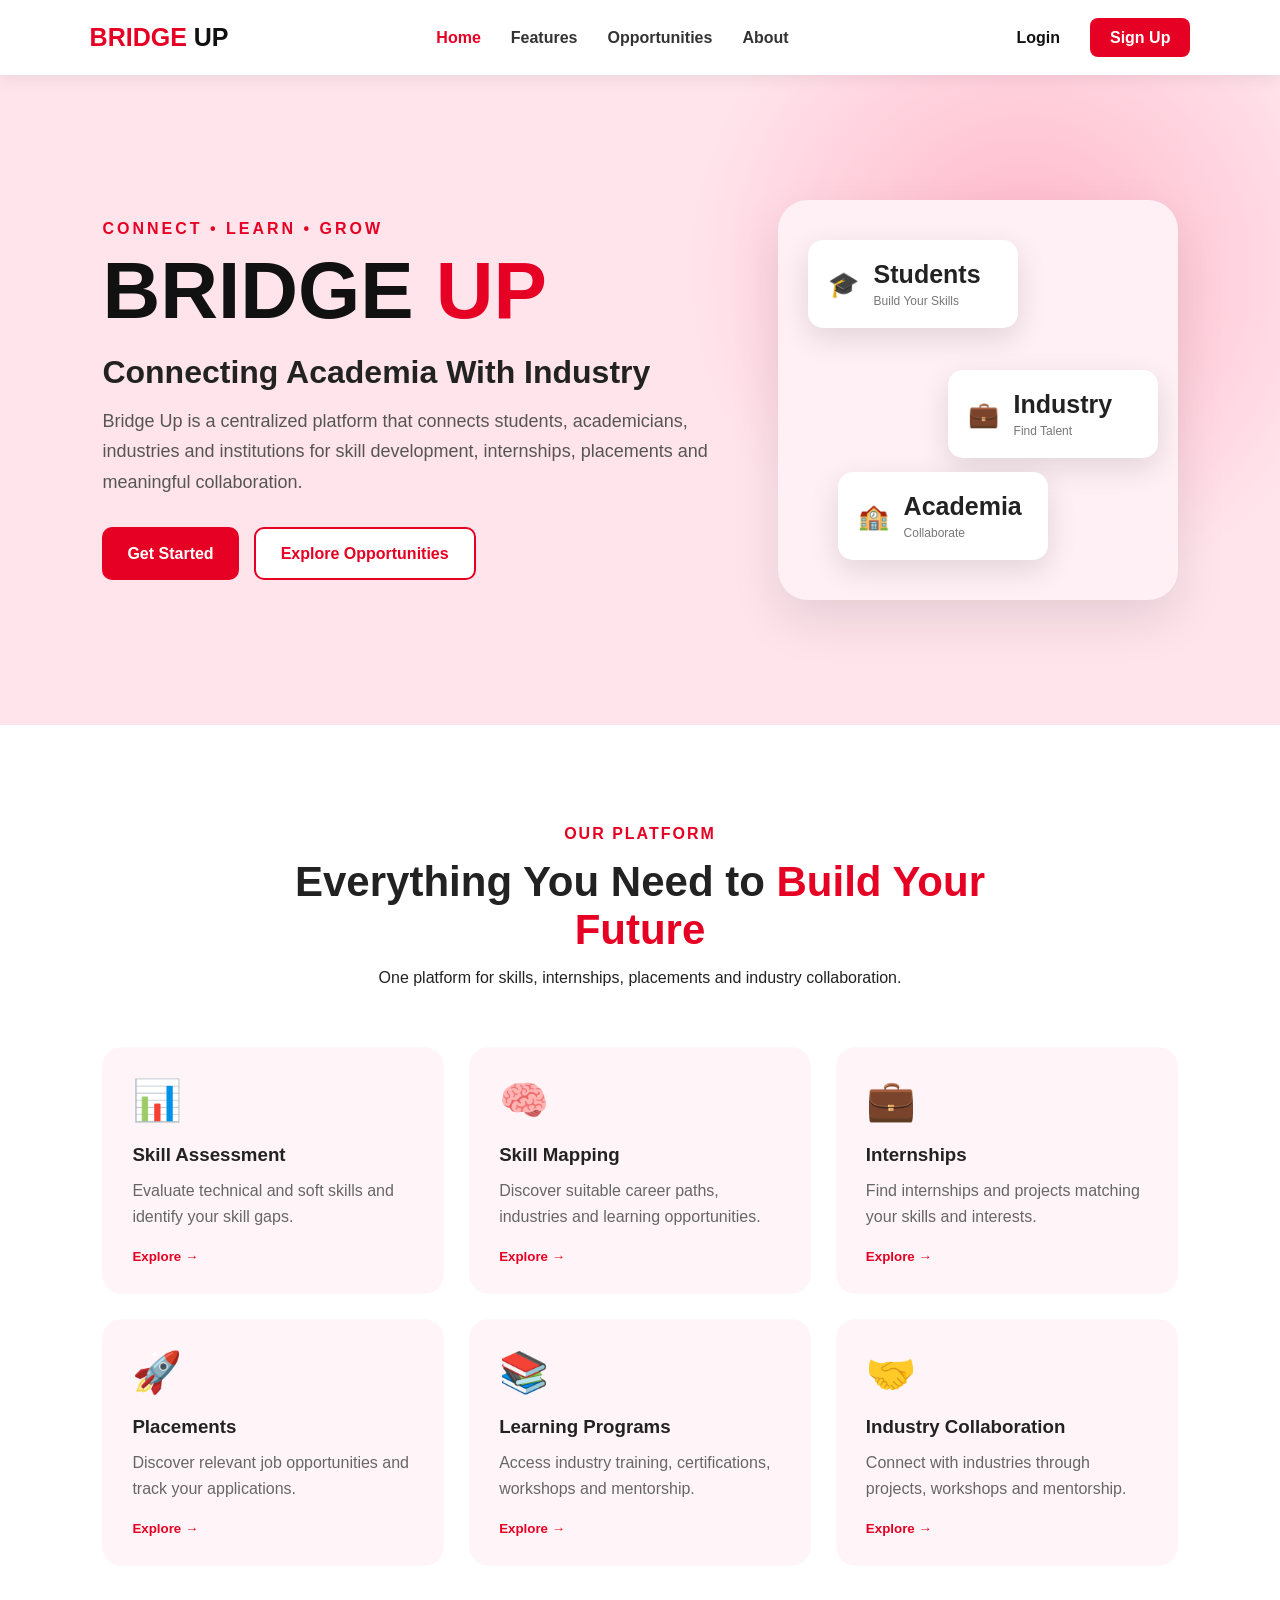
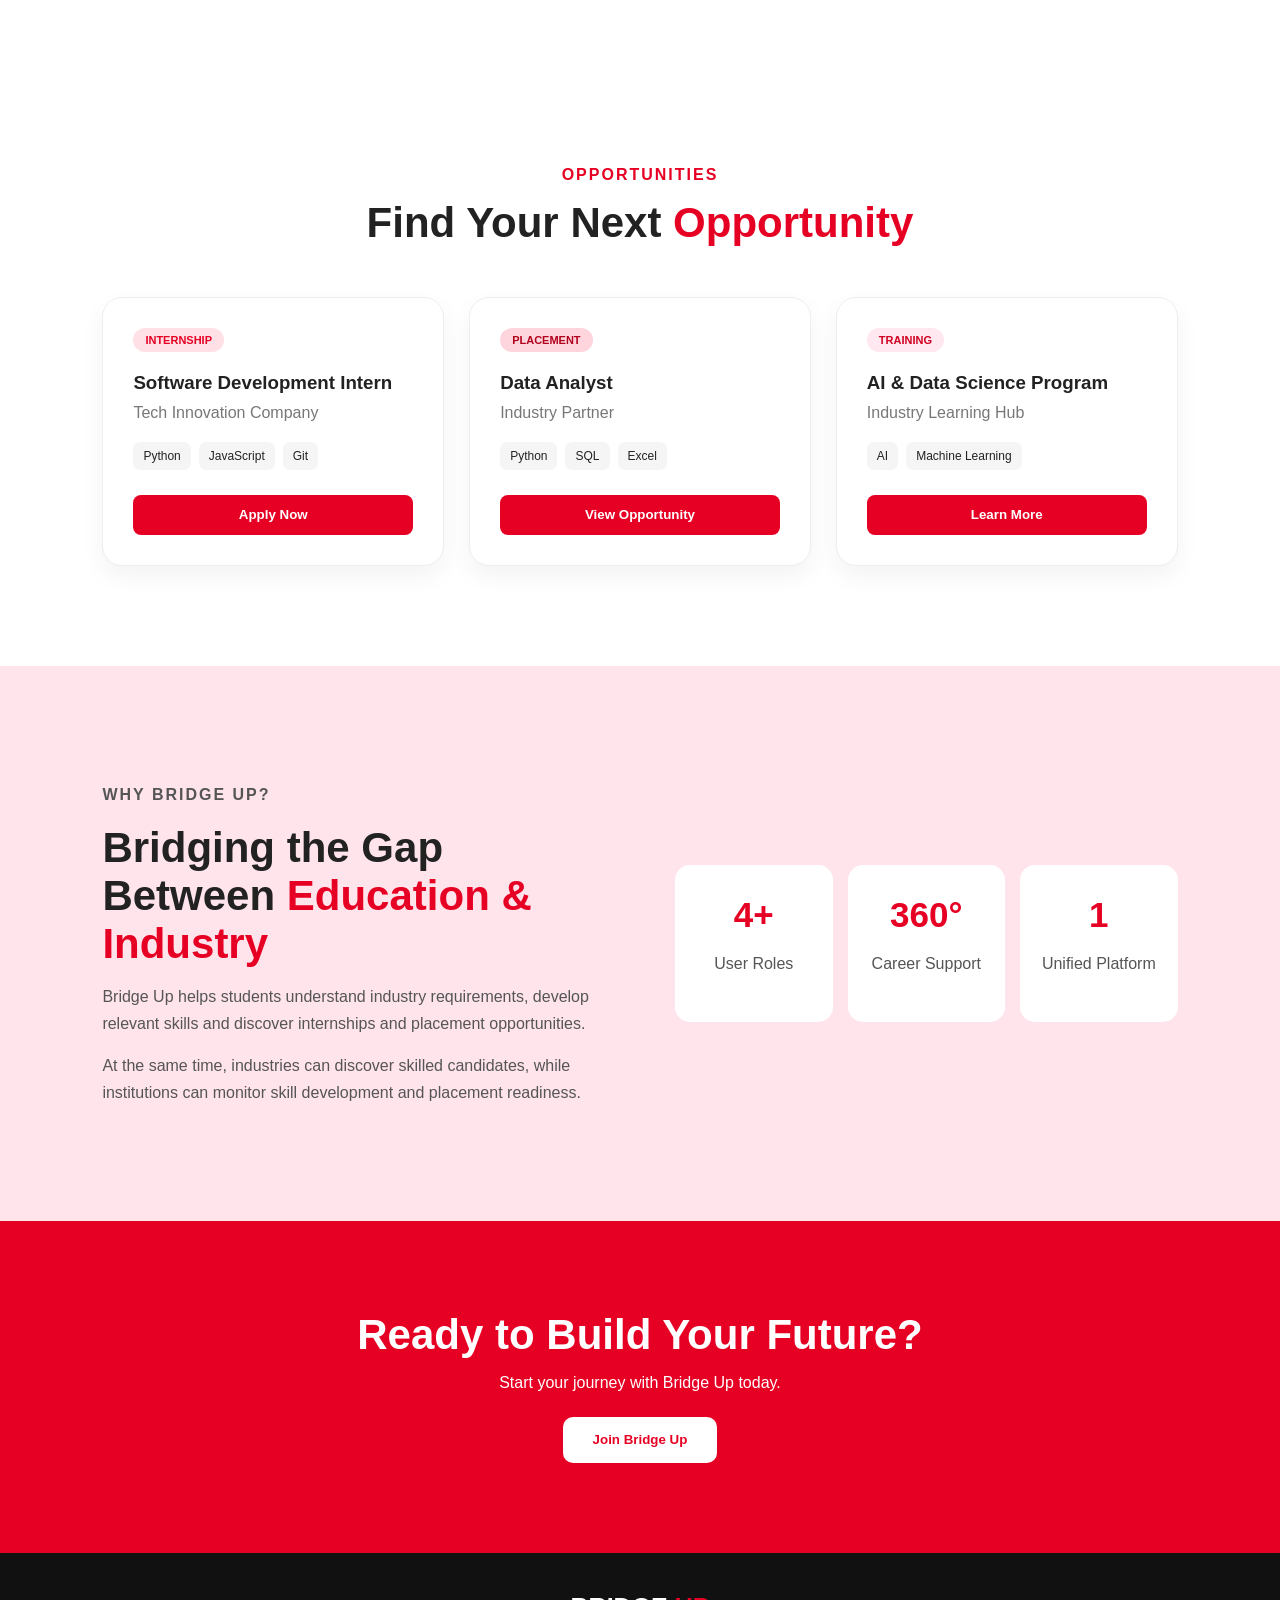
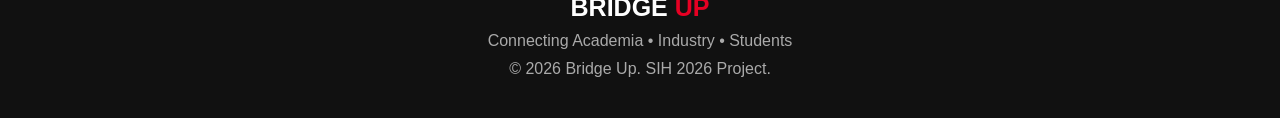
<file: index.html>
<!DOCTYPE html>
<html lang="en">
<head>
    <meta charset="UTF-8">
    <meta name="viewport" content="width=device-width, initial-scale=1.0">

    <title>Bridge Up | Academia-Industry Collaboration</title>

    <link rel="stylesheet" href="style.css">
</head>

<body>

    <!-- NAVBAR -->
    <header class="navbar">

        <div class="logo">
            <span>BRIDGE</span> <strong>UP</strong>
        </div>

        <nav>
            <a href="#home">Home</a>
            <a href="#features">Features</a>
            <a href="#opportunities">Opportunities</a>
            <a href="#about">About</a>
        </nav>

        <div class="nav-buttons">
            <a class="login-btn" href="login.html">Login</a>
            <a class="signup-btn" href="signup.html">Sign Up</a>
        </div>

        <button class="menu-toggle" type="button" aria-label="Open menu" aria-expanded="false">
            <span></span>
            <span></span>
            <span></span>
        </button>

    </header>


    <!-- HERO SECTION -->
    <section id="home" class="hero">

        <div class="hero-content">

            <p class="tagline">
                CONNECT • LEARN • GROW
            </p>

            <h1>
                BRIDGE <span>UP</span>
            </h1>

            <h2>
                Connecting Academia With Industry
            </h2>

            <p class="hero-text">
                Bridge Up is a centralized platform that connects
                students, academicians, industries and institutions
                for skill development, internships, placements and
                meaningful collaboration.
            </p>

            <div class="hero-buttons">
                <button class="primary-btn" onclick="getStarted()">
                    Get Started
                </button>

                <button class="secondary-btn" onclick="exploreOpportunities()">
                    Explore Opportunities
                </button>
            </div>

        </div>


        <div class="hero-card">

            <div class="floating-card card1">
                🎓
                <div>
                    <b>Students</b>
                    <small>Build Your Skills</small>
                </div>
            </div>

            <div class="floating-card card2">
                💼
                <div>
                    <b>Industry</b>
                    <small>Find Talent</small>
                </div>
            </div>

            <div class="floating-card card3">
                🏫
                <div>
                    <b>Academia</b>
                    <small>Collaborate</small>
                </div>
            </div>

        </div>

    </section>


    <!-- FEATURES -->
    <section id="features" class="features-section">

        <div class="section-heading">

            <p>OUR PLATFORM</p>

            <h2>
                Everything You Need to
                <span>Build Your Future</span>
            </h2>

            <p>
                One platform for skills, internships, placements
                and industry collaboration.
            </p>

        </div>


        <div class="features-grid">

            <div class="feature-card">
                <div class="icon">📊</div>

                <h3>Skill Assessment</h3>

                <p>
                    Evaluate technical and soft skills and
                    identify your skill gaps.
                </p>

                <button onclick="openFeature('Skill Assessment')">
                    Explore →
                </button>
            </div>


            <div class="feature-card">
                <div class="icon">🧠</div>

                <h3>Skill Mapping</h3>

                <p>
                    Discover suitable career paths, industries
                    and learning opportunities.
                </p>

                <button onclick="openFeature('Skill Mapping')">
                    Explore →
                </button>
            </div>


            <div class="feature-card">
                <div class="icon">💼</div>

                <h3>Internships</h3>

                <p>
                    Find internships and projects matching
                    your skills and interests.
                </p>

                <button onclick="openFeature('Internships')">
                    Explore →
                </button>
            </div>


            <div class="feature-card">
                <div class="icon">🚀</div>

                <h3>Placements</h3>

                <p>
                    Discover relevant job opportunities and
                    track your applications.
                </p>

                <button onclick="openFeature('Placements')">
                    Explore →
                </button>
            </div>


            <div class="feature-card">
                <div class="icon">📚</div>

                <h3>Learning Programs</h3>

                <p>
                    Access industry training, certifications,
                    workshops and mentorship.
                </p>

                <button onclick="openFeature('Learning Programs')">
                    Explore →
                </button>
            </div>


            <div class="feature-card">
                <div class="icon">🤝</div>

                <h3>Industry Collaboration</h3>

                <p>
                    Connect with industries through projects,
                    workshops and mentorship.
                </p>

                <button onclick="openFeature('Industry Collaboration')">
                    Explore →
                </button>
            </div>

        </div>

    </section>


    <!-- OPPORTUNITIES -->
    <section id="opportunities" class="opportunities">

        <div class="section-heading">

            <p>OPPORTUNITIES</p>

            <h2>
                Find Your Next
                <span>Opportunity</span>
            </h2>

        </div>


        <div class="opportunity-container">

            <div class="opportunity-card">

                <span class="badge internship">
                    INTERNSHIP
                </span>

                <h3>Software Development Intern</h3>

                <p>Tech Innovation Company</p>

                <div class="skills">
                    <span>Python</span>
                    <span>JavaScript</span>
                    <span>Git</span>
                </div>

                <button onclick="apply('Software Development Intern')">
                    Apply Now
                </button>

            </div>


            <div class="opportunity-card">

                <span class="badge job">
                    PLACEMENT
                </span>

                <h3>Data Analyst</h3>

                <p>Industry Partner</p>

                <div class="skills">
                    <span>Python</span>
                    <span>SQL</span>
                    <span>Excel</span>
                </div>

                <button onclick="apply('Data Analyst')">
                    View Opportunity
                </button>

            </div>


            <div class="opportunity-card">

                <span class="badge training">
                    TRAINING
                </span>

                <h3>AI & Data Science Program</h3>

                <p>Industry Learning Hub</p>

                <div class="skills">
                    <span>AI</span>
                    <span>Machine Learning</span>
                </div>

                <button onclick="apply('AI & Data Science Program')">
                    Learn More
                </button>

            </div>

        </div>

    </section>


    <!-- ABOUT -->
    <section id="about" class="about">

        <div>

            <p class="section-label">
                WHY BRIDGE UP?
            </p>

            <h2>
                Bridging the Gap Between
                <span>Education & Industry</span>
            </h2>

            <p>
                Bridge Up helps students understand industry
                requirements, develop relevant skills and discover
                internships and placement opportunities.
            </p>

            <p>
                At the same time, industries can discover skilled
                candidates, while institutions can monitor skill
                development and placement readiness.
            </p>

        </div>


        <div class="stats">

            <div>
                <h3>4+</h3>
                <p>User Roles</p>
            </div>

            <div>
                <h3>360°</h3>
                <p>Career Support</p>
            </div>

            <div>
                <h3>1</h3>
                <p>Unified Platform</p>
            </div>

        </div>

    </section>


    <!-- CTA -->
    <section class="cta">

        <h2>
            Ready to Build Your Future?
        </h2>

        <p>
            Start your journey with Bridge Up today.
        </p>

        <button onclick="getStarted()">
            Join Bridge Up
        </button>

    </section>


    <!-- FOOTER -->
    <footer>

        <div class="footer-logo">
            BRIDGE <span>UP</span>
        </div>

        <p>
            Connecting Academia • Industry • Students
        </p>

        <p>
            © 2026 Bridge Up. SIH 2026 Project.
        </p>

    </footer>


    <script src="script.js"></script>

</body>
</html>
</file>
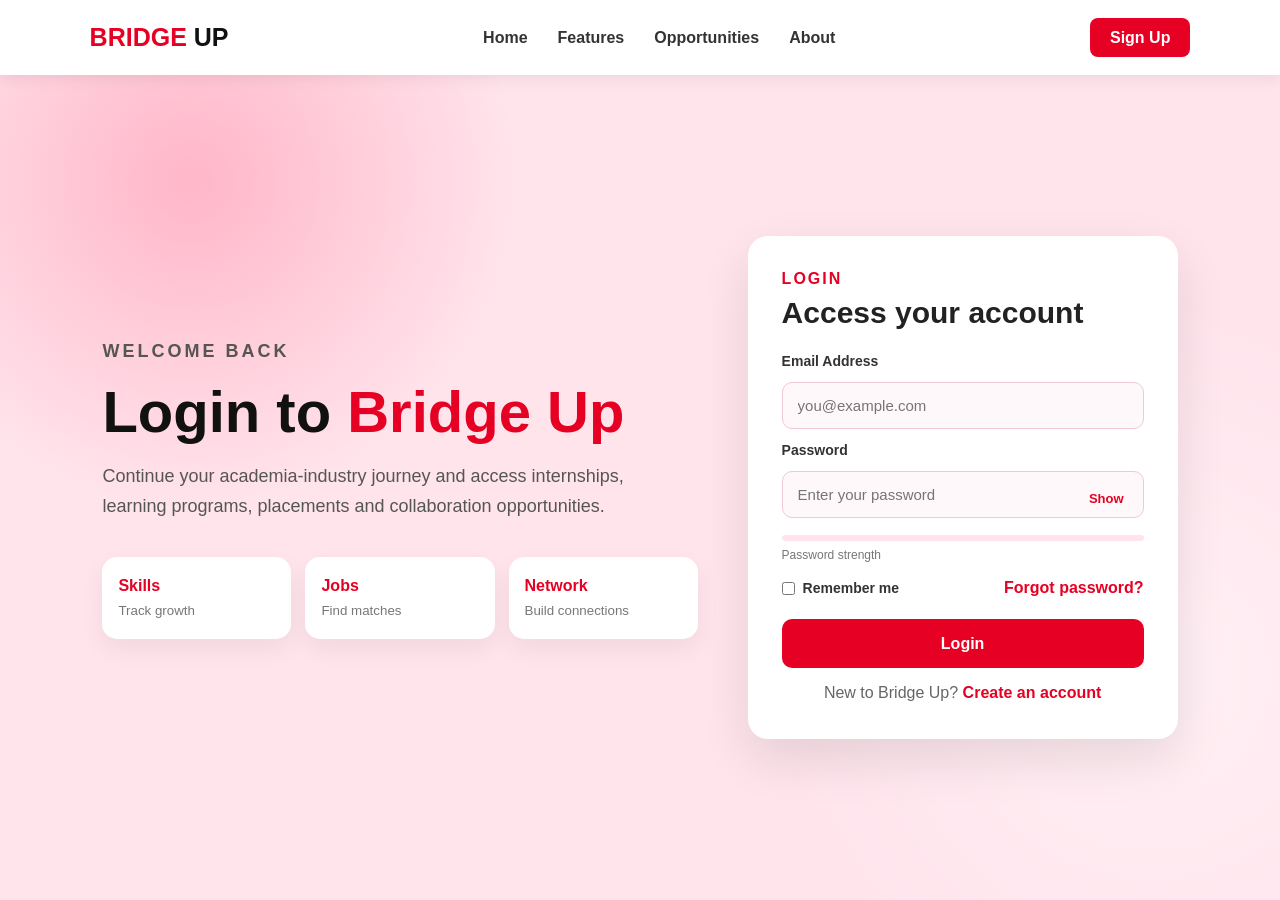
<file: login.html>
<!doctype html>
<html lang="en">
  <head>
    <meta charset="UTF-8" />
    <meta name="viewport" content="width=device-width, initial-scale=1.0" />

    <title>Login | Bridge Up</title>

    <link rel="stylesheet" href="style.css" />
  </head>

  <body class="auth-body">
    <header class="navbar">
      <a class="logo" href="index.html">
        <span>BRIDGE</span> <strong>UP</strong>
      </a>

      <nav>
        <a href="index.html#home">Home</a>
        <a href="index.html#features">Features</a>
        <a href="index.html#opportunities">Opportunities</a>
        <a href="index.html#about">About</a>
      </nav>

      <div class="nav-buttons">
        <a class="signup-btn" href="signup.html">Sign Up</a>
      </div>

      <button
        class="menu-toggle"
        type="button"
        aria-label="Open menu"
        aria-expanded="false"
      >
        <span></span>
        <span></span>
        <span></span>
      </button>
    </header>

    <main class="auth-page">
      <section class="auth-panel">
        <div class="auth-info">
          <p class="tagline">WELCOME BACK</p>

          <h1>Login to <span>Bridge Up</span></h1>

          <p>
            Continue your academia-industry journey and access internships,
            learning programs, placements and collaboration opportunities.
          </p>

          <div class="auth-highlights">
            <div>
              <strong>Skills</strong>
              <small>Track growth</small>
            </div>

            <div>
              <strong>Jobs</strong>
              <small>Find matches</small>
            </div>

            <div>
              <strong>Network</strong>
              <small>Build connections</small>
            </div>
          </div>
        </div>

        <form class="auth-card" onsubmit="handleLogin(event)">
          <div>
            <p class="section-label">LOGIN</p>
            <h2>Access your account</h2>
          </div>

          <label for="login-email">Email Address</label>
          <input
            id="login-email"
            name="email"
            type="email"
            placeholder="you@example.com"
            required
          />

          <label for="login-password">Password</label>
          <input
            id="login-password"
            name="password"
            type="password"
            placeholder="Enter your password"
            required
          />

          <div class="form-row">
            <label class="check-label">
              <input type="checkbox" name="remember" />
              Remember me
            </label>

            <a href="#">Forgot password?</a>
          </div>

          <button class="auth-submit" type="submit">Login</button>

          <p class="auth-switch">
            New to Bridge Up?
            <a href="signup.html">Create an account</a>
          </p>
        </form>
      </section>
    </main>

    <script src="script.js"></script>
  </body>
</html>
</file>
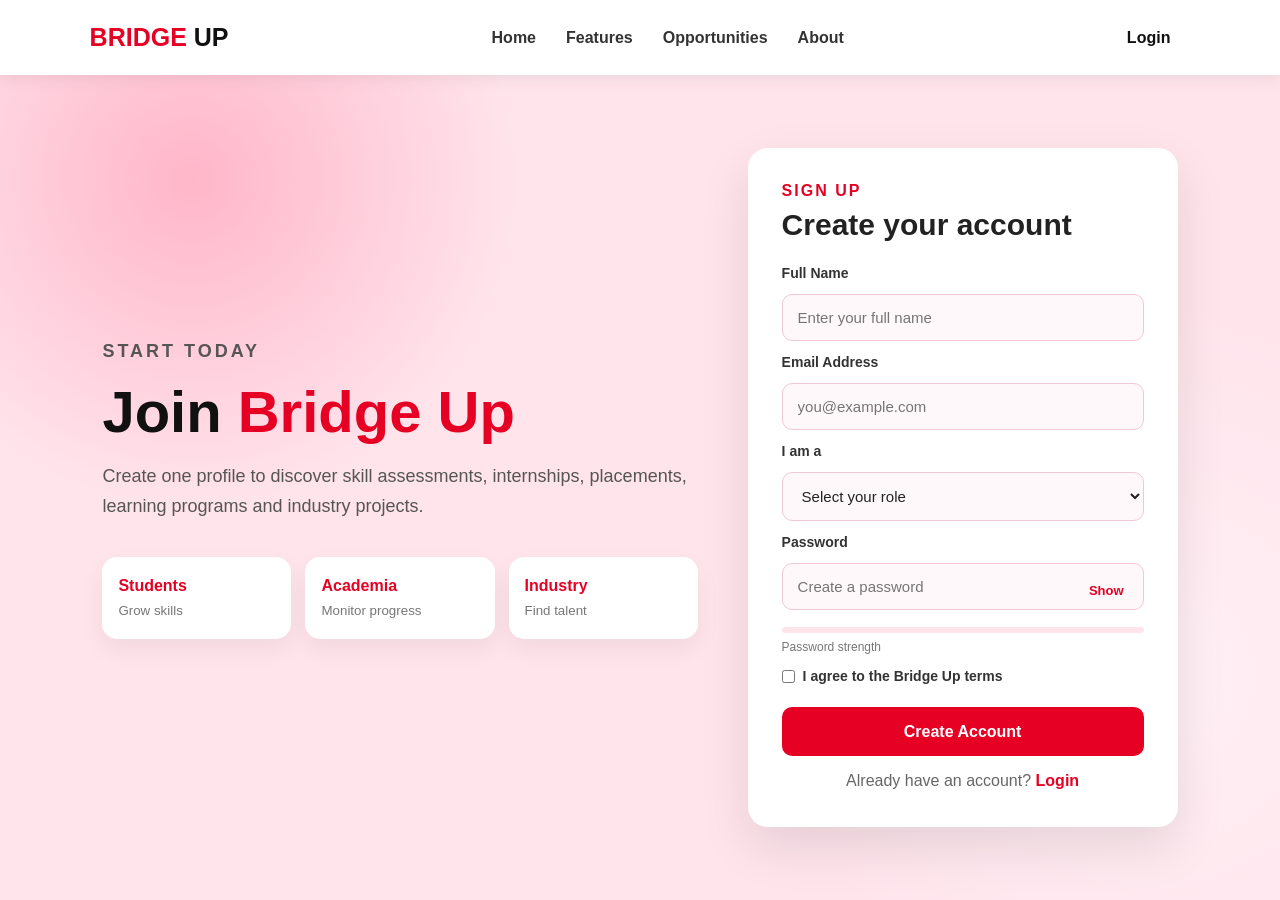
<file: signup.html>
<!doctype html>
<html lang="en">
  <head>
    <meta charset="UTF-8" />
    <meta name="viewport" content="width=device-width, initial-scale=1.0" />

    <title>Sign Up | Bridge Up</title>

    <link rel="stylesheet" href="style.css" />
  </head>

  <body class="auth-body">
    <header class="navbar">
      <a class="logo" href="index.html">
        <span>BRIDGE</span> <strong>UP</strong>
      </a>

      <nav>
        <a href="index.html#home">Home</a>
        <a href="index.html#features">Features</a>
        <a href="index.html#opportunities">Opportunities</a>
        <a href="index.html#about">About</a>
      </nav>

      <div class="nav-buttons">
        <a class="login-btn" href="login.html">Login</a>
      </div>

      <button
        class="menu-toggle"
        type="button"
        aria-label="Open menu"
        aria-expanded="false"
      >
        <span></span>
        <span></span>
        <span></span>
      </button>
    </header>

    <main class="auth-page">
      <section class="auth-panel">
        <div class="auth-info">
          <p class="tagline">START TODAY</p>

          <h1>Join <span>Bridge Up</span></h1>

          <p>
            Create one profile to discover skill assessments, internships,
            placements, learning programs and industry projects.
          </p>

          <div class="auth-highlights">
            <div>
              <strong>Students</strong>
              <small>Grow skills</small>
            </div>

            <div>
              <strong>Academia</strong>
              <small>Monitor progress</small>
            </div>

            <div>
              <strong>Industry</strong>
              <small>Find talent</small>
            </div>
          </div>
        </div>

        <form class="auth-card" onsubmit="handleSignup(event)">
          <div>
            <p class="section-label">SIGN UP</p>
            <h2>Create your account</h2>
          </div>

          <label for="signup-name">Full Name</label>
          <input
            id="signup-name"
            name="name"
            type="text"
            placeholder="Enter your full name"
            required
          />

          <label for="signup-email">Email Address</label>
          <input
            id="signup-email"
            name="email"
            type="email"
            placeholder="you@example.com"
            required
          />

          <label for="signup-role">I am a</label>
          <select id="signup-role" name="role" required>
            <option value="">Select your role</option>
            <option value="student">Student</option>
            <option value="academia">Academia</option>
            <option value="industry">Industry</option>
            <option value="institution">Institution</option>
          </select>

          <label for="signup-password">Password</label>
          <input
            id="signup-password"
            name="password"
            type="password"
            placeholder="Create a password"
            minlength="6"
            required
          />

          <label class="check-label">
            <input type="checkbox" required />
            I agree to the Bridge Up terms
          </label>

          <button class="auth-submit" type="submit">Create Account</button>

          <p class="auth-switch">
            Already have an account?
            <a href="login.html">Login</a>
          </p>
        </form>
      </section>
    </main>

    <script src="script.js"></script>
  </body>
</html>
</file>
<file: style.css>
* {
  margin: 0;
  padding: 0;
  box-sizing: border-box;
}

html {
  scroll-behavior: smooth;
}

body {
  font-family: Arial, Helvetica, sans-serif;
  background: #ffe4ec;
  color: #222;
  overflow-x: hidden;
}

/* ================= NAVBAR ================= */

.navbar {
  height: 75px;

  display: flex;
  align-items: center;
  justify-content: space-between;

  padding: 0 7%;
  gap: 24px;

  background: #fff;

  position: sticky;
  top: 0;

  z-index: 1000;

  box-shadow: 0 3px 15px rgba(0, 0, 0, 0.08);
}

.logo {
  font-size: 25px;
  font-weight: 900;
  color: #e60023;
  text-decoration: none;
}

.logo strong {
  color: #111;
}

.navbar nav {
  display: flex;
  gap: 30px;
  align-items: center;
  justify-content: center;
  flex: 1;
}

.navbar nav a {
  text-decoration: none;
  color: #333;
  font-weight: 600;
}

.navbar nav a:hover {
  color: #e60023;
}

.navbar nav a.active {
  color: #e60023;
}

.nav-buttons {
  display: flex;
  gap: 10px;
  align-items: center;
  justify-content: flex-end;
}

.menu-toggle {
  display: none;
  width: 44px;
  height: 44px;
  padding: 0;
  border-radius: 8px;
  background: #fff5f8;
  border: 1px solid #ffd5dd;
  align-items: center;
  justify-content: center;
  flex-direction: column;
  gap: 5px;
}

.menu-toggle span {
  width: 22px;
  height: 3px;
  border-radius: 20px;
  background: #e60023;
  transition:
    transform 0.25s ease,
    opacity 0.25s ease;
}

.navbar.menu-open .menu-toggle span:nth-child(1) {
  transform: translateY(8px) rotate(45deg);
}

.navbar.menu-open .menu-toggle span:nth-child(2) {
  opacity: 0;
}

.navbar.menu-open .menu-toggle span:nth-child(3) {
  transform: translateY(-8px) rotate(-45deg);
}

button {
  border: none;
  cursor: pointer;
  font-weight: bold;
}

.login-btn,
.signup-btn,
.primary-btn,
.secondary-btn,
.opportunity-card button,
.auth-submit,
.cta button {
  display: inline-flex;
  align-items: center;
  justify-content: center;
  text-align: center;
  line-height: 1.2;
}

.login-btn {
  padding: 10px 20px;
  background: transparent;
  color: #111;
  border-radius: 8px;
  text-decoration: none;
  font-weight: bold;
}

.signup-btn {
  padding: 10px 20px;
  background: #e60023;
  color: white;
  border-radius: 8px;
  text-decoration: none;
  font-weight: bold;
}

/* ================= HERO ================= */

.hero {
  min-height: 650px;

  display: flex;
  align-items: center;
  justify-content: space-between;
  gap: 60px;

  padding: 80px 8%;

  background:
    radial-gradient(circle at 80% 30%, #ffb6c9, transparent 30%), #ffe4ec;
}

.hero-content {
  flex: 1 1 540px;
  max-width: 650px;
}

.tagline {
  color: #e60023;
  font-weight: bold;
  letter-spacing: 3px;
  margin-bottom: 15px;
}

.hero h1 {
  font-size: 80px;
  line-height: 0.95;
  color: #111;
}

.hero h1 span {
  color: #e60023;
}

.hero h2 {
  font-size: 32px;
  margin: 25px 0 15px;
}

.hero-text {
  font-size: 18px;
  line-height: 1.7;
  color: #555;
}

.hero-buttons {
  display: flex;
  gap: 15px;
  margin-top: 30px;
}

.primary-btn,
.secondary-btn {
  padding: 15px 25px;
  border-radius: 10px;
  font-size: 16px;
}

.primary-btn {
  background: #e60023;
  color: white;
}

.secondary-btn {
  background: white;
  border: 2px solid #e60023;
  color: #e60023;
}

/* ================= HERO CARDS ================= */

.hero-card {
  flex: 0 1 400px;
  width: min(400px, 100%);
  aspect-ratio: 1;

  position: relative;

  background: #fff0f5;

  border-radius: 30px;

  box-shadow: 0 20px 50px rgba(0, 0, 0, 0.1);
}

.floating-card {
  position: absolute;

  display: flex;
  align-items: center;
  gap: 15px;

  background: white;

  padding: 20px;

  border-radius: 15px;

  box-shadow: 0 10px 30px rgba(0, 0, 0, 0.12);

  font-size: 25px;
  min-width: 210px;
}

.floating-card small {
  display: block;
  font-size: 12px;
  color: #777;
  margin-top: 5px;
}

.card1 {
  top: 40px;
  left: 30px;
}

.card2 {
  top: 170px;
  right: 20px;
}

.card3 {
  bottom: 40px;
  left: 60px;
}

/* ================= SECTION ================= */

.features-section,
.opportunities {
  padding: 100px 8%;
  background: white;
}

.section-heading {
  text-align: center;
  max-width: 700px;
  margin: auto;
}

.section-heading > p:first-child,
.section-label {
  color: #e60023;
  font-weight: bold;
  letter-spacing: 2px;
}

.section-heading h2,
.about h2 {
  font-size: 42px;
  margin: 15px 0;
}

.section-heading h2 span,
.about h2 span {
  color: #e60023;
}

/* ================= FEATURES ================= */

.features-grid {
  display: grid;

  grid-template-columns: repeat(3, 1fr);

  gap: 25px;

  margin-top: 60px;
}

.feature-card {
  min-height: 100%;
  padding: 30px;

  border-radius: 20px;

  background: #fff5f8;

  transition: 0.3s;

  display: flex;
  flex-direction: column;
  align-items: flex-start;
}

.feature-card:hover {
  transform: translateY(-8px);

  box-shadow: 0 15px 35px rgba(230, 0, 35, 0.12);
}

.feature-card.card-active,
.opportunity-card.card-active {
  border-color: #ffd5dd;
  outline: 1px solid #ffd5dd;
}

.icon {
  font-size: 40px;
  margin-bottom: 20px;
}

.feature-card h3 {
  margin-bottom: 12px;
}

.feature-card p {
  color: #666;
  line-height: 1.6;
}

.feature-card button {
  margin-top: auto;
  background: transparent;
  color: #e60023;
  padding-top: 20px;
}

/* ================= OPPORTUNITIES ================= */

.opportunity-container {
  display: grid;

  grid-template-columns: repeat(3, 1fr);

  gap: 25px;

  margin-top: 50px;
}

.opportunity-card {
  min-height: 100%;
  padding: 30px;

  border: 1px solid #eee;

  border-radius: 20px;

  background: white;

  box-shadow: 0 10px 25px rgba(0, 0, 0, 0.05);

  display: flex;
  flex-direction: column;
  align-items: flex-start;
}

.badge {
  display: inline-block;

  padding: 6px 12px;

  border-radius: 20px;

  font-size: 11px;

  font-weight: bold;

  margin-bottom: 20px;
}

.internship {
  background: #ffe0e7;
  color: #e60023;
}

.job {
  background: #ffd5dd;
  color: #b0001b;
}

.training {
  background: #ffe8ef;
  color: #d00020;
}

.opportunity-card p {
  color: #777;
  margin: 10px 0 20px;
}

.skills {
  display: flex;
  flex-wrap: wrap;
  gap: 8px;
  margin-top: auto;
}

.skills span {
  background: #f5f5f5;
  padding: 7px 10px;
  border-radius: 7px;
  font-size: 12px;
}

.opportunity-card button {
  width: 100%;

  margin-top: 25px;

  padding: 12px;

  border-radius: 8px;

  background: #e60023;

  color: white;
}

/* ================= ABOUT ================= */

.about {
  padding: 100px 8%;

  display: grid;

  grid-template-columns: 1fr 1fr;

  gap: 70px;

  align-items: center;

  background: #ffe4ec;
}

.about > div:first-child {
  max-width: 620px;
}

.about p {
  color: #555;
  line-height: 1.7;
  margin: 15px 0;
}

.stats {
  display: grid;

  grid-template-columns: repeat(3, 1fr);

  gap: 15px;
  align-items: stretch;
}

.stats div {
  background: white;

  padding: 30px 15px;

  text-align: center;

  border-radius: 15px;

  display: flex;
  flex-direction: column;
  align-items: center;
  justify-content: center;
}

.stats h3 {
  font-size: 35px;
  color: #e60023;
}

/* ================= CTA ================= */

.cta {
  text-align: center;

  padding: 90px 20px;

  background: #e60023;

  color: white;
}

.cta h2 {
  font-size: 42px;
}

.cta p {
  margin: 15px 0 25px;
}

.cta button {
  padding: 15px 30px;

  border-radius: 10px;

  background: white;

  color: #e60023;
}

/* ================= FOOTER ================= */

footer {
  text-align: center;

  padding: 40px 20px;

  background: #111;

  color: white;
}

.footer-logo {
  font-size: 25px;
  font-weight: bold;
}

.footer-logo span {
  color: #e60023;
}

footer p {
  margin-top: 10px;
  color: #aaa;
}

/* ================= AUTH PAGES ================= */

.auth-body {
  min-height: 100vh;
  background:
    radial-gradient(circle at 15% 20%, #ffb6c9, transparent 25%),
    radial-gradient(circle at 90% 75%, #fff0f5, transparent 28%), #ffe4ec;
}

.auth-page {
  min-height: calc(100vh - 75px);
  display: flex;
  align-items: center;
  justify-content: center;
  padding: 70px 8%;
}

.auth-panel {
  width: 100%;
  max-width: 1100px;
  display: grid;
  grid-template-columns: 1fr 430px;
  gap: 50px;
  align-items: center;
}

.auth-info h1 {
  font-size: 58px;
  line-height: 1.05;
  color: #111;
  margin-bottom: 18px;
}

.auth-info h1 span {
  color: #e60023;
}

.auth-info p {
  max-width: 590px;
  color: #555;
  line-height: 1.7;
  font-size: 18px;
}

.auth-highlights {
  display: grid;
  grid-template-columns: repeat(3, 1fr);
  gap: 14px;
  margin-top: 35px;
}

.auth-highlights div {
  background: white;
  border-radius: 15px;
  padding: 20px 16px;
  box-shadow: 0 10px 25px rgba(0, 0, 0, 0.06);
}

.auth-highlights strong {
  display: block;
  color: #e60023;
  margin-bottom: 6px;
}

.auth-highlights small {
  color: #777;
}

.auth-card {
  display: flex;
  flex-direction: column;
  gap: 13px;
  padding: 34px;
  background: white;
  border-radius: 20px;
  box-shadow: 0 20px 50px rgba(0, 0, 0, 0.1);
  width: 100%;
}

.auth-card h2 {
  font-size: 30px;
  margin: 8px 0 10px;
}

.auth-card label {
  color: #333;
  font-weight: bold;
  font-size: 14px;
}

.auth-card input,
.auth-card select {
  width: 100%;
  padding: 14px 15px;
  border: 1px solid #f0c9d3;
  border-radius: 10px;
  font-size: 15px;
  background: #fff8fa;
  color: #222;
  outline: none;
}

.auth-card input:focus,
.auth-card select:focus {
  border-color: #e60023;
  box-shadow: 0 0 0 3px rgba(230, 0, 35, 0.12);
}

.auth-card input.field-valid,
.auth-card select.field-valid {
  border-color: #28a745;
}

.auth-card input.field-invalid,
.auth-card select.field-invalid {
  border-color: #e60023;
}

.password-toggle {
  align-self: flex-end;
  margin-top: -48px;
  margin-right: 10px;
  margin-bottom: 12px;
  padding: 8px 10px;
  border-radius: 8px;
  background: transparent;
  color: #e60023;
  font-size: 13px;
  position: relative;
  z-index: 1;
}

.password-strength {
  display: grid;
  gap: 7px;
  margin-top: -4px;
}

.password-strength span {
  display: block;
  width: 100%;
  height: 6px;
  border-radius: 20px;
  background: #ffe4ec;
  overflow: hidden;
  position: relative;
}

.password-strength span::before {
  content: "";
  position: absolute;
  inset: 0;
  width: 0;
  border-radius: inherit;
  background: #e60023;
  transition: width 0.25s ease;
}

.password-strength[data-strength="1"] span::before {
  width: 34%;
}

.password-strength[data-strength="2"] span::before {
  width: 67%;
}

.password-strength[data-strength="3"] span::before {
  width: 100%;
}

.password-strength small {
  color: #777;
  font-size: 12px;
}

.form-row {
  display: flex;
  align-items: center;
  justify-content: space-between;
  gap: 15px;
  margin-top: 4px;
}

.check-label {
  display: flex;
  align-items: center;
  gap: 8px;
  font-size: 13px;
  line-height: 1.4;
}

.check-label input {
  width: auto;
  flex: 0 0 auto;
}

.form-row a,
.auth-switch a {
  color: #e60023;
  font-weight: bold;
  text-decoration: none;
}

.auth-submit {
  width: 100%;
  margin-top: 8px;
  padding: 15px;
  border-radius: 10px;
  background: #e60023;
  color: white;
  font-size: 16px;
}

.auth-switch {
  text-align: center;
  color: #666;
  line-height: 1.5;
}

/* ================= INTERACTION STATES ================= */

.reveal {
  opacity: 0;
  transform: translateY(22px);
  transition:
    opacity 0.55s ease,
    transform 0.55s ease;
}

.reveal.is-visible {
  opacity: 1;
  transform: translateY(0);
}

.toast-message {
  position: fixed;
  left: 50%;
  bottom: 24px;
  z-index: 2000;
  max-width: min(420px, calc(100% - 32px));
  padding: 14px 18px;
  border-radius: 10px;
  background: #111;
  color: white;
  font-weight: bold;
  text-align: center;
  box-shadow: 0 14px 35px rgba(0, 0, 0, 0.22);
  opacity: 0;
  pointer-events: none;
  transform: translate(-50%, 14px);
  transition:
    opacity 0.25s ease,
    transform 0.25s ease;
}

.toast-message.show {
  opacity: 1;
  transform: translate(-50%, 0);
}

/* ================= RESPONSIVE ================= */

@media (max-width: 900px) {
  .navbar nav {
    position: absolute;
    top: 75px;
    left: 0;
    right: 0;
    display: flex;
    flex-direction: column;
    align-items: stretch;
    gap: 0;
    padding: 10px 5%;
    background: white;
    box-shadow: 0 12px 22px rgba(0, 0, 0, 0.08);
    transform: translateY(-12px);
    opacity: 0;
    visibility: hidden;
    pointer-events: none;
    transition: 0.25s ease;
    flex: none;
  }

  .navbar nav a {
    width: 100%;
    padding: 14px 0;
    text-align: center;
    border-bottom: 1px solid #ffe4ec;
  }

  .navbar nav a:last-child {
    border-bottom: none;
  }

  .navbar.menu-open nav {
    transform: translateY(0);
    opacity: 1;
    visibility: visible;
    pointer-events: auto;
  }

  .navbar {
    padding: 0 5%;
  }

  .menu-toggle {
    display: inline-flex;
    flex: 0 0 auto;
  }

  .hero {
    flex-direction: column;
    text-align: center;
    gap: 50px;
    padding: 65px 6%;
    align-items: center;
  }

  .hero h1 {
    font-size: 60px;
  }

  .hero-buttons {
    justify-content: center;
  }

  .hero-content {
    max-width: 720px;
  }

  .hero-card {
    flex-basis: auto;
  }

  .feature-card,
  .opportunity-card {
    align-items: center;
    text-align: center;
  }

  .skills {
    justify-content: center;
  }

  .features-grid,
  .opportunity-container {
    grid-template-columns: 1fr 1fr;
  }

  .about {
    grid-template-columns: 1fr;
    justify-items: center;
    text-align: center;
  }

  .auth-panel {
    grid-template-columns: 1fr;
    max-width: 620px;
    text-align: center;
  }

  .auth-card {
    text-align: left;
  }

  .auth-info p {
    margin: 0 auto;
  }
}

@media (max-width: 600px) {
  .navbar {
    min-height: 75px;
    height: 75px;
    flex-wrap: nowrap;
    gap: 10px;
    padding: 0 5%;
  }

  .nav-buttons {
    width: auto;
    justify-content: flex-end;
    gap: 8px;
  }

  .nav-buttons a,
  .nav-buttons button {
    flex: 0 0 auto;
    text-align: center;
    padding: 9px 12px;
    font-size: 14px;
  }

  .hero {
    min-height: auto;
    padding: 55px 5%;
  }

  .hero-buttons {
    flex-direction: column;
    width: 100%;
  }

  .primary-btn,
  .secondary-btn {
    width: 100%;
  }

  .features-grid,
  .opportunity-container {
    grid-template-columns: 1fr;
  }

  .hero-card {
    width: min(320px, 100%);
  }

  .floating-card {
    min-width: 0;
    width: 220px;
    max-width: 82%;
    padding: 16px;
    font-size: 22px;
  }

  .card1 {
    top: 28px;
    left: 20px;
  }

  .card2 {
    top: 132px;
    right: 18px;
  }

  .card3 {
    bottom: 28px;
    left: 28px;
  }

  .hero h1 {
    font-size: 50px;
  }

  .hero h2 {
    font-size: 25px;
  }

  .stats {
    grid-template-columns: 1fr;
  }

  .section-heading h2,
  .about h2,
  .cta h2 {
    font-size: 32px;
  }

  .features-section,
  .opportunities,
  .about {
    padding: 70px 5%;
  }

  .auth-page {
    min-height: auto;
    padding: 45px 5%;
  }

  .auth-info h1 {
    font-size: 40px;
  }

  .auth-info p {
    font-size: 16px;
  }

  .auth-highlights {
    grid-template-columns: 1fr;
  }

  .auth-card {
    padding: 24px;
  }

  .form-row {
    align-items: flex-start;
    flex-direction: column;
  }
}

@media (max-width: 420px) {
  .navbar {
    justify-content: space-between;
  }

  .logo {
    width: auto;
    text-align: left;
    font-size: 22px;
  }

  .hero h1 {
    font-size: 42px;
  }

  .tagline {
    letter-spacing: 2px;
  }

  .floating-card {
    width: 205px;
    gap: 10px;
  }

  .auth-card h2 {
    font-size: 25px;
  }
}
</file>
